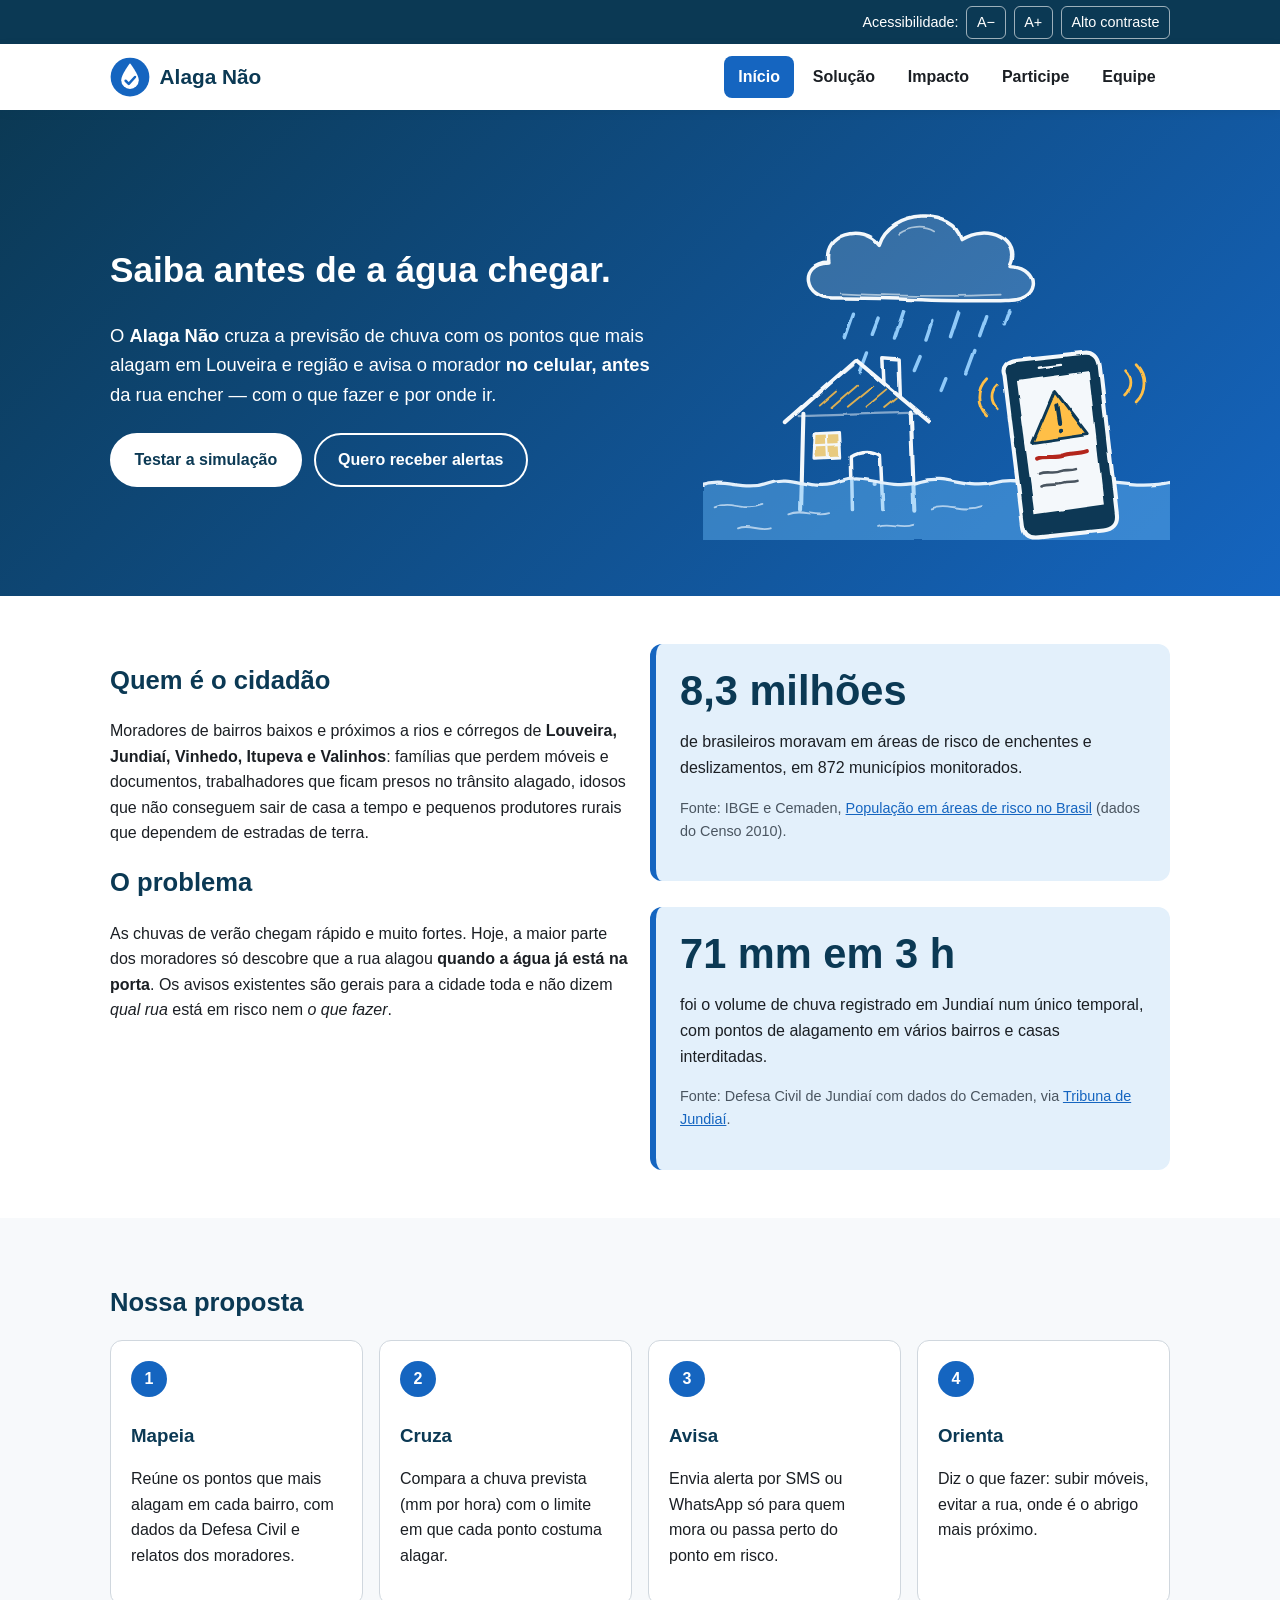
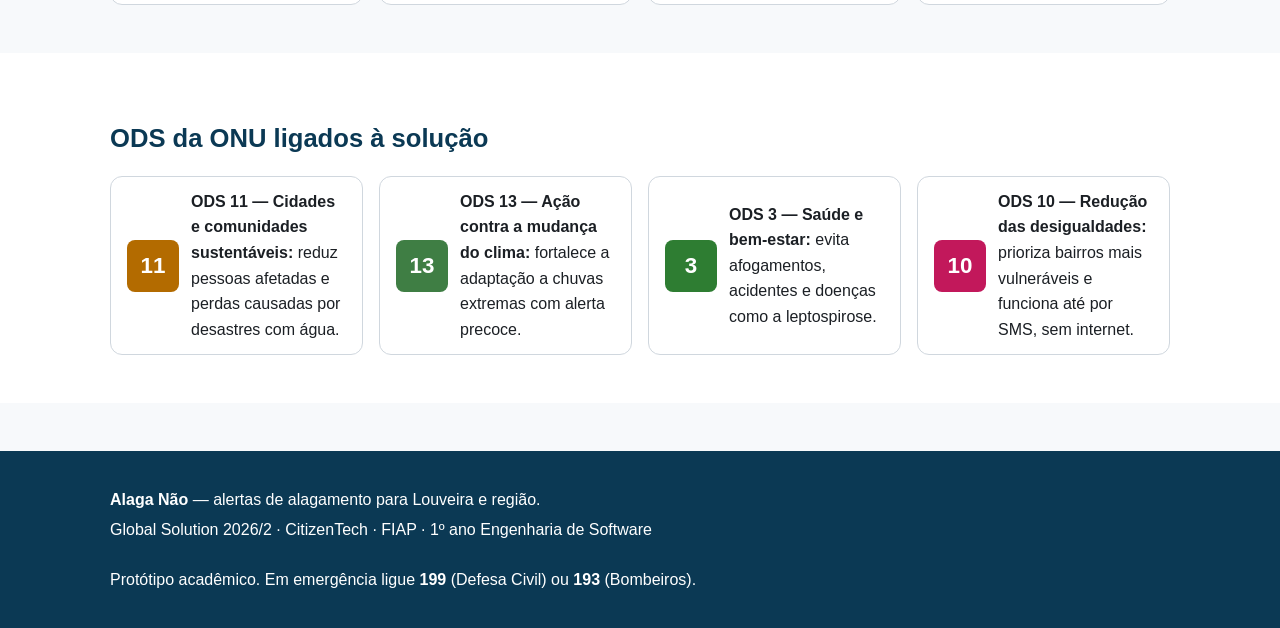
<file: alaga-nao/index.html>
<!DOCTYPE html>
<html lang="pt-BR">
<head>
  <meta charset="UTF-8">
  <meta name="viewport" content="width=device-width, initial-scale=1.0">
  <meta name="description" content="Alaga Não: alertas de alagamento por bairro para Louveira e região.">
  <title>Início | Alaga Não</title>
  <link rel="icon" href="img/logo.svg" type="image/svg+xml">
  <link rel="stylesheet" href="css/style.css">
</head>
<body>
  <a class="pular-link" href="#conteudo">Pular para o conteúdo</a>

  <div class="barra-acess" role="region" aria-label="Opções de acessibilidade">
    <div class="container">
      <span>Acessibilidade:</span>
      <button type="button" id="btn-fonte-menos" aria-label="Diminuir tamanho da fonte">A−</button>
      <button type="button" id="btn-fonte-mais" aria-label="Aumentar tamanho da fonte">A+</button>
      <button type="button" id="btn-contraste" aria-pressed="false">Alto contraste</button>
      <p id="aviso-acess" class="sr-only" aria-live="polite"></p>
    </div>
  </div>

  <header class="cabecalho">
    <div class="container">
      <a class="logo" href="index.html">
        <img src="img/logo.svg" alt="" width="40" height="40">
        <span>Alaga Não</span>
      </a>
      <button type="button" class="menu-botao" aria-expanded="false" aria-controls="menu-principal">Menu ☰</button>
      <nav class="menu" id="menu-principal" aria-label="Menu principal">
        <ul>
          <li><a href="index.html" aria-current="page">Início</a></li>
          <li><a href="solucao.html">Solução</a></li>
          <li><a href="impacto.html">Impacto</a></li>
          <li><a href="participe.html">Participe</a></li>
          <li><a href="equipe.html">Equipe</a></li>
        </ul>
      </nav>
    </div>
  </header>

  <main id="conteudo" tabindex="-1">
    <section class="hero" aria-labelledby="titulo-hero">
      <div class="container">
        <div>
          <h1 id="titulo-hero">Saiba antes de a água chegar.</h1>
          <p>O <strong>Alaga Não</strong> cruza a previsão de chuva com os pontos que mais alagam em Louveira e região e avisa o morador <strong>no celular, antes</strong> da rua encher — com o que fazer e por onde ir.</p>
          <div class="botoes">
            <a class="botao" href="solucao.html">Testar a simulação</a>
            <a class="botao botao--contorno" href="participe.html">Quero receber alertas</a>
          </div>
        </div>
        <img class="hero__imagem" src="img/hero.svg" alt="Ilustração de uma casa com a rua alagada sob chuva e um celular mostrando um alerta de risco.">
      </div>
    </section>

    <section class="secao secao--clara" aria-labelledby="titulo-cidadao">
      <div class="container grade grade--2">
        <div>
          <h2 id="titulo-cidadao">Quem é o cidadão</h2>
          <p>Moradores de bairros baixos e próximos a rios e córregos de <strong>Louveira, Jundiaí, Vinhedo, Itupeva e Valinhos</strong>: famílias que perdem móveis e documentos, trabalhadores que ficam presos no trânsito alagado, idosos que não conseguem sair de casa a tempo e pequenos produtores rurais que dependem de estradas de terra.</p>
          <h2>O problema</h2>
          <p>As chuvas de verão chegam rápido e muito fortes. Hoje, a maior parte dos moradores só descobre que a rua alagou <strong>quando a água já está na porta</strong>. Os avisos existentes são gerais para a cidade toda e não dizem <em>qual rua</em> está em risco nem <em>o que fazer</em>.</p>
        </div>
        <div>
          <div class="dado-real">
            <span class="numero">8,3 milhões</span>
            <p>de brasileiros moravam em áreas de risco de enchentes e deslizamentos, em 872 municípios monitorados.</p>
            <p class="fonte">Fonte: IBGE e Cemaden, <a href="https://agenciadenoticias.ibge.gov.br/agencia-sala-de-imprensa/21565-em-2010-brasil-tinha-8-3-milhoes-de-pessoas-morando-em-areas-com-risco-de-desastres-naturais.html" target="_blank" rel="noopener">População em áreas de risco no Brasil<span class="sr-only"> (abre em nova aba)</span></a> (dados do Censo 2010).</p>
          </div>
          <br>
          <div class="dado-real">
            <span class="numero">71 mm em 3 h</span>
            <p>foi o volume de chuva registrado em Jundiaí num único temporal, com pontos de alagamento em vários bairros e casas interditadas.</p>
            <p class="fonte">Fonte: Defesa Civil de Jundiaí com dados do Cemaden, via <a href="https://tribunadejundiai.com.br/cidades/jundiai/chuvas-derrubam-muro-e-deixa-familias-desabrigadas-em-jundiai/" target="_blank" rel="noopener">Tribuna de Jundiaí<span class="sr-only"> (abre em nova aba)</span></a>.</p>
          </div>
        </div>
      </div>
    </section>

    <section class="secao" aria-labelledby="titulo-proposta">
      <div class="container">
        <h2 id="titulo-proposta">Nossa proposta</h2>
        <ol class="passos">
          <li><h3>Mapeia</h3><p>Reúne os pontos que mais alagam em cada bairro, com dados da Defesa Civil e relatos dos moradores.</p></li>
          <li><h3>Cruza</h3><p>Compara a chuva prevista (mm por hora) com o limite em que cada ponto costuma alagar.</p></li>
          <li><h3>Avisa</h3><p>Envia alerta por SMS ou WhatsApp só para quem mora ou passa perto do ponto em risco.</p></li>
          <li><h3>Orienta</h3><p>Diz o que fazer: subir móveis, evitar a rua, onde é o abrigo mais próximo.</p></li>
        </ol>
      </div>
    </section>

    <section class="secao secao--clara" aria-labelledby="titulo-ods">
      <div class="container">
        <h2 id="titulo-ods">ODS da ONU ligados à solução</h2>
        <ul class="ods-lista">
          <li class="ods ods--11"><span class="ods__num" aria-hidden="true">11</span><span><strong>ODS 11 — Cidades e comunidades sustentáveis:</strong> reduz pessoas afetadas e perdas causadas por desastres com água.</span></li>
          <li class="ods ods--13"><span class="ods__num" aria-hidden="true">13</span><span><strong>ODS 13 — Ação contra a mudança do clima:</strong> fortalece a adaptação a chuvas extremas com alerta precoce.</span></li>
          <li class="ods ods--3"><span class="ods__num" aria-hidden="true">3</span><span><strong>ODS 3 — Saúde e bem-estar:</strong> evita afogamentos, acidentes e doenças como a leptospirose.</span></li>
          <li class="ods ods--10"><span class="ods__num" aria-hidden="true">10</span><span><strong>ODS 10 — Redução das desigualdades:</strong> prioriza bairros mais vulneráveis e funciona até por SMS, sem internet.</span></li>
        </ul>
      </div>
    </section>

  </main>

  <footer class="rodape">
    <div class="container">
      <div>
        <p><strong>Alaga Não</strong> — alertas de alagamento para Louveira e região.</p>
        <p>Global Solution 2026/2 · CitizenTech · FIAP · 1º ano Engenharia de Software</p>
      </div>
      <div>
        <p>Protótipo acadêmico. Em emergência ligue <strong>199</strong> (Defesa Civil) ou <strong>193</strong> (Bombeiros).</p>
      </div>
    </div>
  </footer>

  <script src="js/acessibilidade.js"></script>
</body>
</html>
</file>
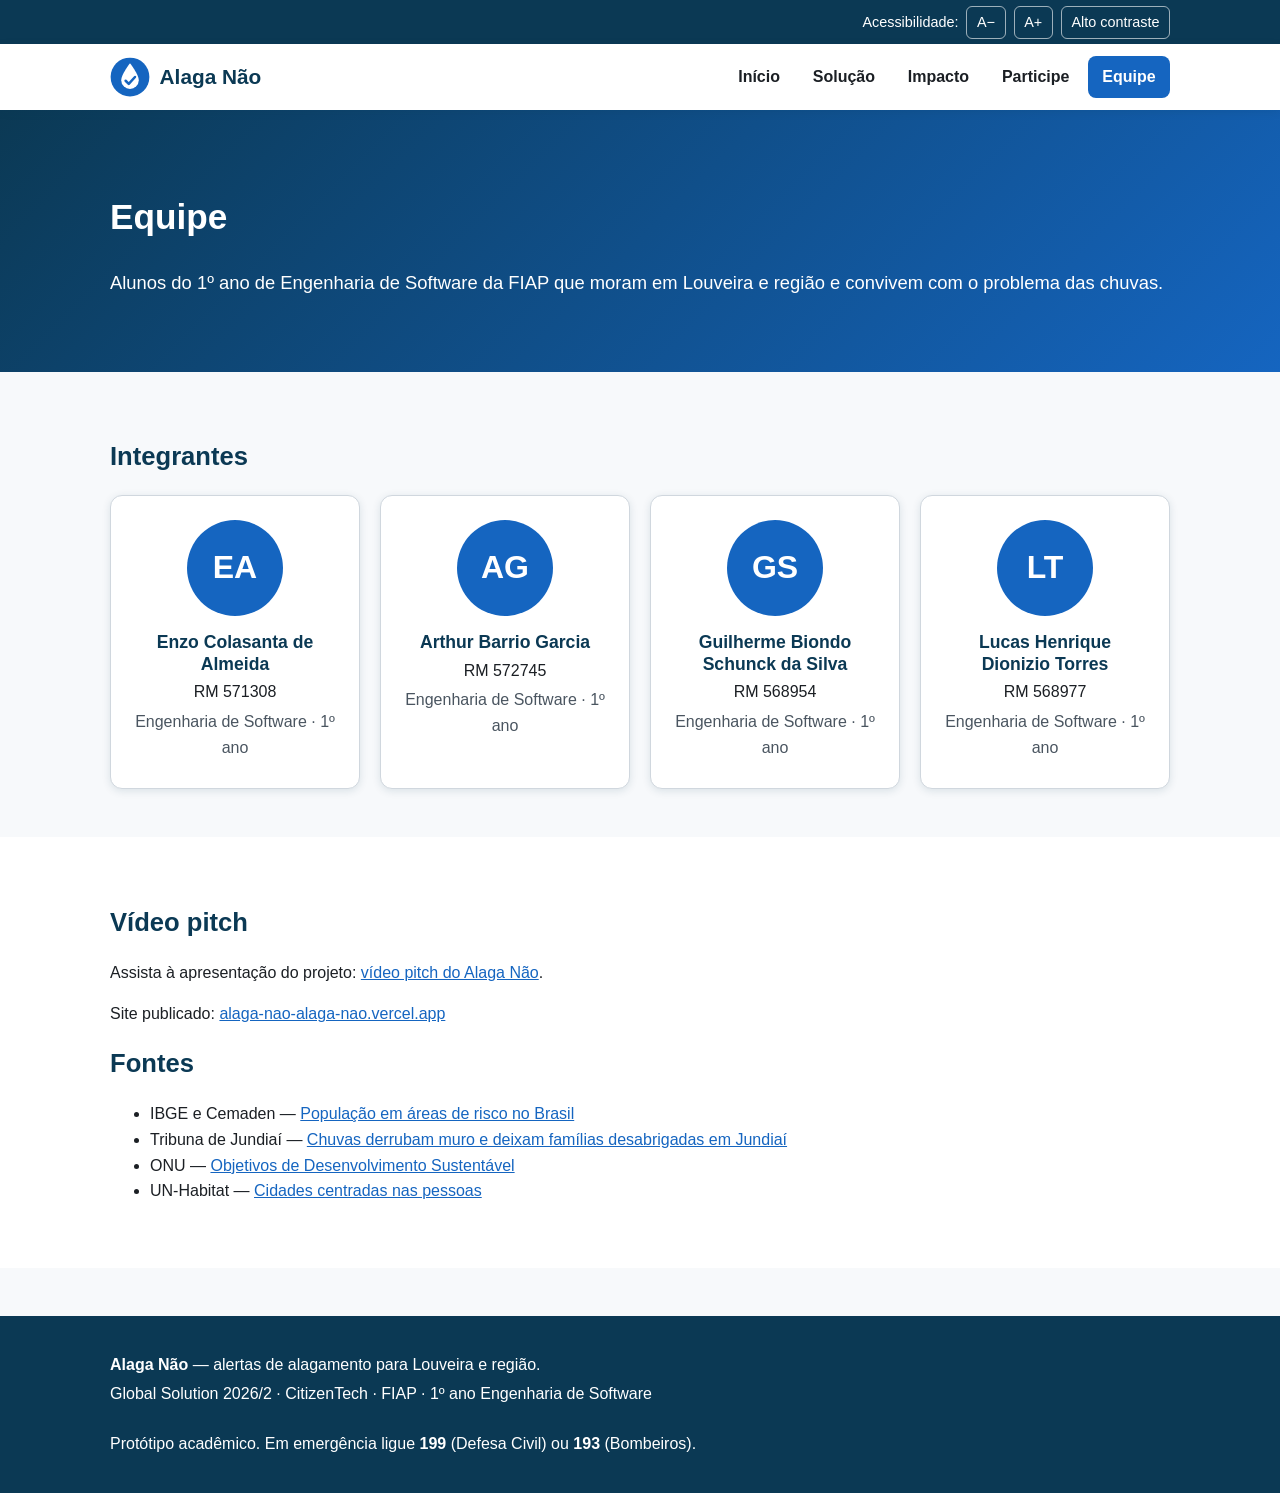
<file: alaga-nao/equipe.html>
<!DOCTYPE html>
<html lang="pt-BR">
<head>
  <meta charset="UTF-8">
  <meta name="viewport" content="width=device-width, initial-scale=1.0">
  <meta name="description" content="Integrantes do grupo Alaga Não.">
  <title>Equipe | Alaga Não</title>
  <link rel="icon" href="img/logo.svg" type="image/svg+xml">
  <link rel="stylesheet" href="css/style.css">
</head>
<body>
  <a class="pular-link" href="#conteudo">Pular para o conteúdo</a>

  <div class="barra-acess" role="region" aria-label="Opções de acessibilidade">
    <div class="container">
      <span>Acessibilidade:</span>
      <button type="button" id="btn-fonte-menos" aria-label="Diminuir tamanho da fonte">A−</button>
      <button type="button" id="btn-fonte-mais" aria-label="Aumentar tamanho da fonte">A+</button>
      <button type="button" id="btn-contraste" aria-pressed="false">Alto contraste</button>
      <p id="aviso-acess" class="sr-only" aria-live="polite"></p>
    </div>
  </div>

  <header class="cabecalho">
    <div class="container">
      <a class="logo" href="index.html">
        <img src="img/logo.svg" alt="" width="40" height="40">
        <span>Alaga Não</span>
      </a>
      <button type="button" class="menu-botao" aria-expanded="false" aria-controls="menu-principal">Menu ☰</button>
      <nav class="menu" id="menu-principal" aria-label="Menu principal">
        <ul>
          <li><a href="index.html">Início</a></li>
          <li><a href="solucao.html">Solução</a></li>
          <li><a href="impacto.html">Impacto</a></li>
          <li><a href="participe.html">Participe</a></li>
          <li><a href="equipe.html" aria-current="page">Equipe</a></li>
        </ul>
      </nav>
    </div>
  </header>

  <main id="conteudo" tabindex="-1">
    <section class="hero hero--simples" aria-labelledby="titulo-eq">
      <div class="container">
        <div>
          <h1 id="titulo-eq">Equipe</h1>
          <p>Alunos do 1º ano de Engenharia de Software da FIAP que moram em Louveira e região e convivem com o problema das chuvas.</p>
        </div>
      </div>
    </section>

    <section class="secao" aria-labelledby="titulo-int">
      <div class="container">
        <h2 id="titulo-int">Integrantes</h2>
        <div class="grade grade--4">
          <article class="cartao membro">
            <div class="avatar" aria-hidden="true">EA</div>
            <h3>Enzo Colasanta de Almeida</h3>
            <p>RM 571308</p>
            <p class="texto-suave">Engenharia de Software · 1º ano</p>
          </article>
          <article class="cartao membro">
            <div class="avatar" aria-hidden="true">AG</div>
            <h3>Arthur Barrio Garcia</h3>
            <p>RM 572745</p>
            <p class="texto-suave">Engenharia de Software · 1º ano</p>
          </article>
          <article class="cartao membro">
            <div class="avatar" aria-hidden="true">GS</div>
            <h3>Guilherme Biondo Schunck da Silva</h3>
            <p>RM 568954</p>
            <p class="texto-suave">Engenharia de Software · 1º ano</p>
          </article>
          <article class="cartao membro">
            <div class="avatar" aria-hidden="true">LT</div>
            <h3>Lucas Henrique Dionizio Torres</h3>
            <p>RM 568977</p>
            <p class="texto-suave">Engenharia de Software · 1º ano</p>
          </article>
        </div>
      </div>
    </section>

    <section class="secao secao--clara" aria-labelledby="titulo-pitch">
      <div class="container">
        <h2 id="titulo-pitch">Vídeo pitch</h2>
        <p>Assista à apresentação do projeto: <a href="https://youtu.be/k6MMAmPnBCo" target="_blank" rel="noopener">vídeo pitch do Alaga Não<span class="sr-only"> (abre em nova aba)</span></a>.</p>
        <p>Site publicado: <a href="https://alaga-nao-alaga-nao.vercel.app/" target="_blank" rel="noopener">alaga-nao-alaga-nao.vercel.app<span class="sr-only"> (abre em nova aba)</span></a></p>
        <h2>Fontes</h2>
        <ul>
          <li>IBGE e Cemaden — <a href="https://agenciadenoticias.ibge.gov.br/agencia-sala-de-imprensa/21565-em-2010-brasil-tinha-8-3-milhoes-de-pessoas-morando-em-areas-com-risco-de-desastres-naturais.html" target="_blank" rel="noopener">População em áreas de risco no Brasil<span class="sr-only"> (abre em nova aba)</span></a></li>
          <li>Tribuna de Jundiaí — <a href="https://tribunadejundiai.com.br/cidades/jundiai/chuvas-derrubam-muro-e-deixa-familias-desabrigadas-em-jundiai/" target="_blank" rel="noopener">Chuvas derrubam muro e deixam famílias desabrigadas em Jundiaí<span class="sr-only"> (abre em nova aba)</span></a></li>
          <li>ONU — <a href="https://sdgs.un.org/goals" target="_blank" rel="noopener">Objetivos de Desenvolvimento Sustentável<span class="sr-only"> (abre em nova aba)</span></a></li>
          <li>UN-Habitat — <a href="https://unhabitat.org" target="_blank" rel="noopener">Cidades centradas nas pessoas<span class="sr-only"> (abre em nova aba)</span></a></li>
        </ul>
      </div>
    </section>

  </main>

  <footer class="rodape">
    <div class="container">
      <div>
        <p><strong>Alaga Não</strong> — alertas de alagamento para Louveira e região.</p>
        <p>Global Solution 2026/2 · CitizenTech · FIAP · 1º ano Engenharia de Software</p>
      </div>
      <div>
        <p>Protótipo acadêmico. Em emergência ligue <strong>199</strong> (Defesa Civil) ou <strong>193</strong> (Bombeiros).</p>
      </div>
    </div>
  </footer>

  <script src="js/acessibilidade.js"></script>
</body>
</html>
</file>
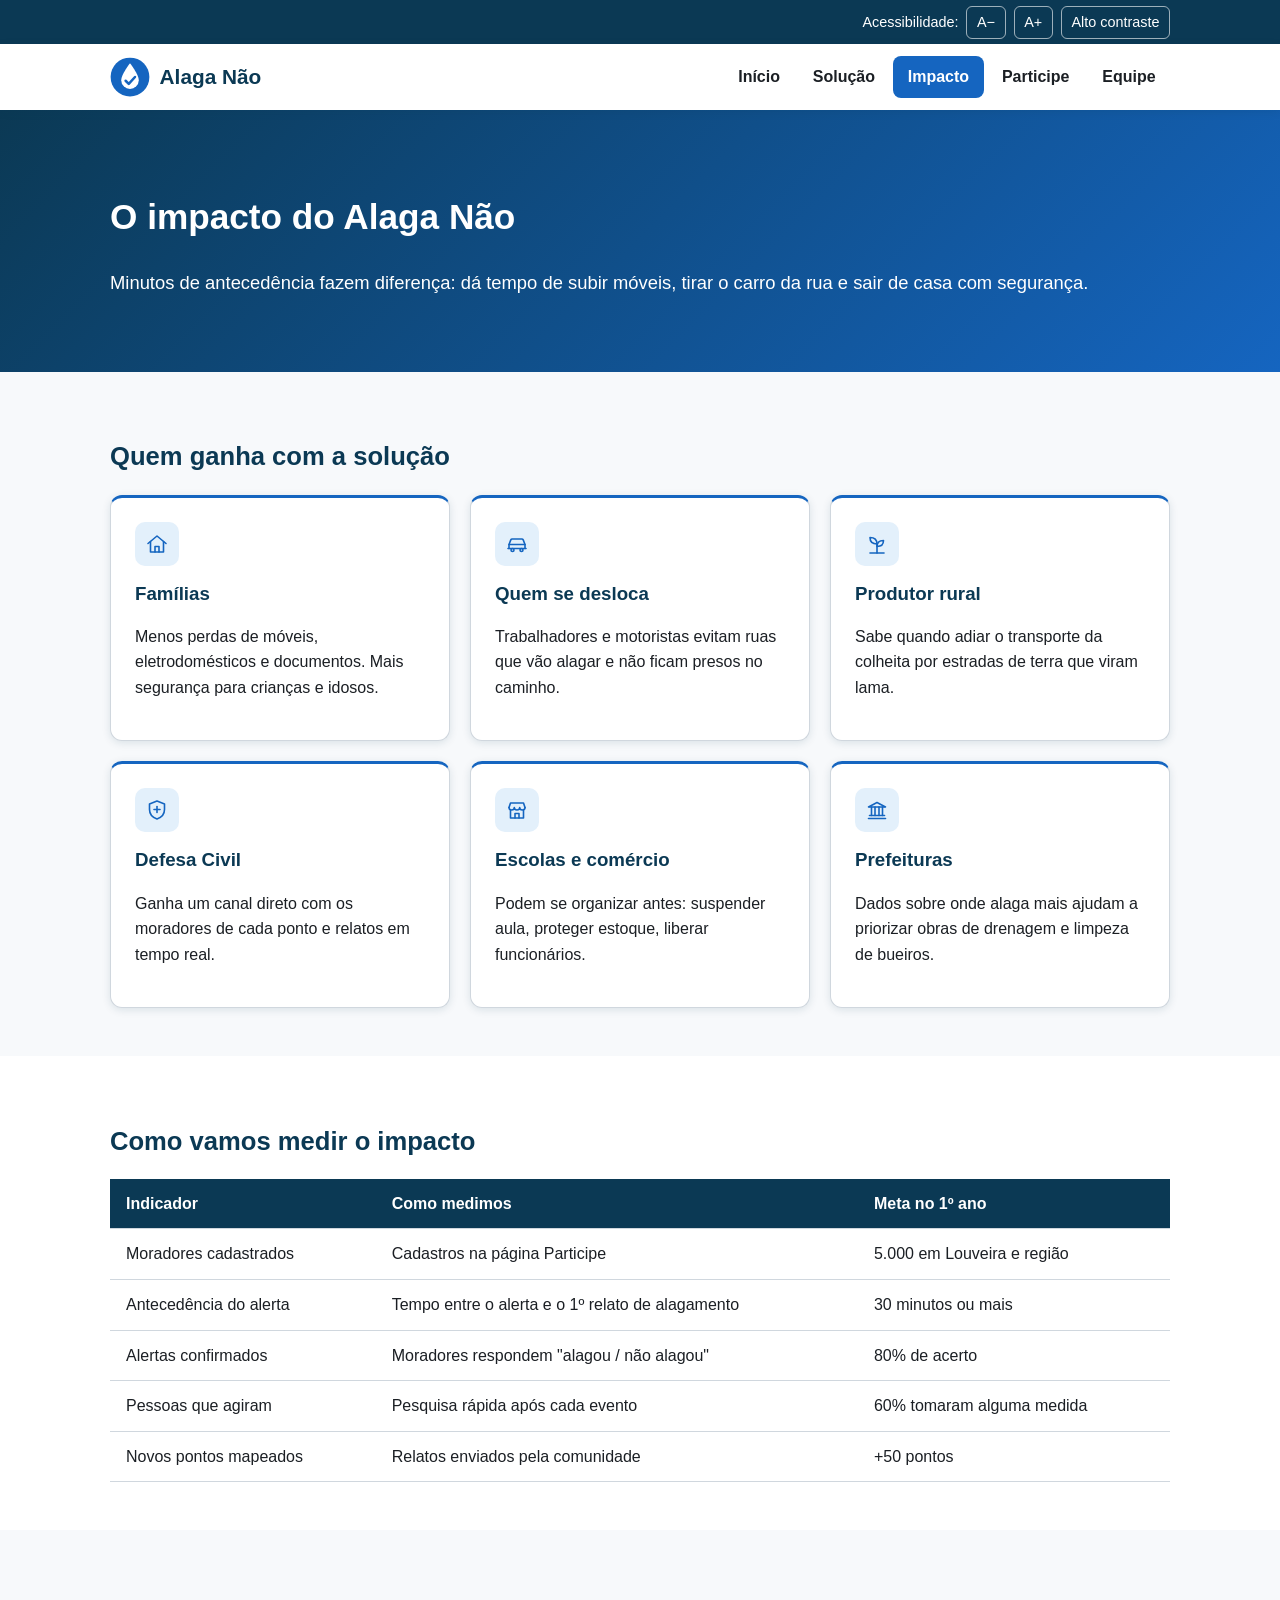
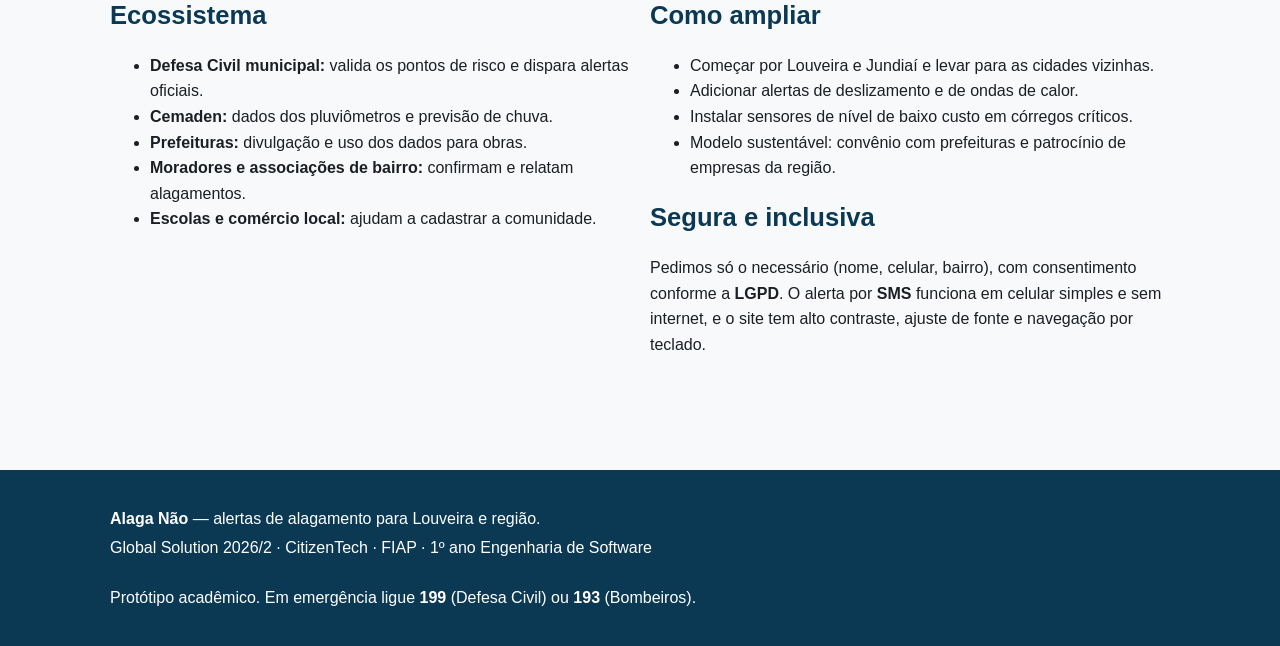
<file: alaga-nao/impacto.html>
<!DOCTYPE html>
<html lang="pt-BR">
<head>
  <meta charset="UTF-8">
  <meta name="viewport" content="width=device-width, initial-scale=1.0">
  <meta name="description" content="Quem ganha com o Alaga Não, como o impacto é medido e ampliado.">
  <title>Impacto | Alaga Não</title>
  <link rel="icon" href="img/logo.svg" type="image/svg+xml">
  <link rel="stylesheet" href="css/style.css">
</head>
<body>
  <a class="pular-link" href="#conteudo">Pular para o conteúdo</a>

  <div class="barra-acess" role="region" aria-label="Opções de acessibilidade">
    <div class="container">
      <span>Acessibilidade:</span>
      <button type="button" id="btn-fonte-menos" aria-label="Diminuir tamanho da fonte">A−</button>
      <button type="button" id="btn-fonte-mais" aria-label="Aumentar tamanho da fonte">A+</button>
      <button type="button" id="btn-contraste" aria-pressed="false">Alto contraste</button>
      <p id="aviso-acess" class="sr-only" aria-live="polite"></p>
    </div>
  </div>

  <header class="cabecalho">
    <div class="container">
      <a class="logo" href="index.html">
        <img src="img/logo.svg" alt="" width="40" height="40">
        <span>Alaga Não</span>
      </a>
      <button type="button" class="menu-botao" aria-expanded="false" aria-controls="menu-principal">Menu ☰</button>
      <nav class="menu" id="menu-principal" aria-label="Menu principal">
        <ul>
          <li><a href="index.html">Início</a></li>
          <li><a href="solucao.html">Solução</a></li>
          <li><a href="impacto.html" aria-current="page">Impacto</a></li>
          <li><a href="participe.html">Participe</a></li>
          <li><a href="equipe.html">Equipe</a></li>
        </ul>
      </nav>
    </div>
  </header>

  <main id="conteudo" tabindex="-1">
    <section class="hero hero--simples" aria-labelledby="titulo-imp">
      <div class="container">
        <div>
          <h1 id="titulo-imp">O impacto do Alaga Não</h1>
          <p>Minutos de antecedência fazem diferença: dá tempo de subir móveis, tirar o carro da rua e sair de casa com segurança.</p>
        </div>
      </div>
    </section>

    <section class="secao" aria-labelledby="titulo-quem">
      <div class="container">
        <h2 id="titulo-quem">Quem ganha com a solução</h2>
        <div class="grade">
          <article class="cartao cartao--publico">
            <span class="cartao__icone" aria-hidden="true">
              <svg viewBox="0 0 24 24"><path d="M3 11.5 12 4l9 7.5"/><path d="M5.5 9.5V20h13V9.5"/><path d="M10 20v-5.5h4V20"/></svg>
            </span>
            <h3>Famílias</h3><p>Menos perdas de móveis, eletrodomésticos e documentos. Mais segurança para crianças e idosos.</p>
          </article>
          <article class="cartao cartao--publico">
            <span class="cartao__icone" aria-hidden="true">
              <svg viewBox="0 0 24 24"><path d="M4 16.5v-4l1.8-4.6A1.5 1.5 0 0 1 7.2 7h9.6a1.5 1.5 0 0 1 1.4.9l1.8 4.6v4"/><path d="M3 16.5h18"/><path d="M4 12.5h16"/><circle cx="7.5" cy="18" r="1.5"/><circle cx="16.5" cy="18" r="1.5"/></svg>
            </span>
            <h3>Quem se desloca</h3><p>Trabalhadores e motoristas evitam ruas que vão alagar e não ficam presos no caminho.</p>
          </article>
          <article class="cartao cartao--publico">
            <span class="cartao__icone" aria-hidden="true">
              <svg viewBox="0 0 24 24"><path d="M12 21v-9"/><path d="M12 12C12 8 9.5 5.5 5 5.5c0 4.5 2.5 6.5 7 6.5Z"/><path d="M12 14.5c0-3.5 2.2-6 6.5-6 0 4-2.2 6-6.5 6Z"/><path d="M5 21h14"/></svg>
            </span>
            <h3>Produtor rural</h3><p>Sabe quando adiar o transporte da colheita por estradas de terra que viram lama.</p>
          </article>
          <article class="cartao cartao--publico">
            <span class="cartao__icone" aria-hidden="true">
              <svg viewBox="0 0 24 24"><path d="M12 3 4.5 6v5.5c0 4.5 3.2 8 7.5 9.5 4.3-1.5 7.5-5 7.5-9.5V6Z"/><path d="M12 8.5v6"/><path d="M9 11.5h6"/></svg>
            </span>
            <h3>Defesa Civil</h3><p>Ganha um canal direto com os moradores de cada ponto e relatos em tempo real.</p>
          </article>
          <article class="cartao cartao--publico">
            <span class="cartao__icone" aria-hidden="true">
              <svg viewBox="0 0 24 24"><path d="M4 9.5 5.5 5h13L20 9.5"/><path d="M4 9.5c0 1.4 1.1 2.5 2.7 2.5s2.6-1.1 2.6-2.5c0 1.4 1.2 2.5 2.7 2.5s2.7-1.1 2.7-2.5c0 1.4 1 2.5 2.6 2.5S20 10.9 20 9.5"/><path d="M5.5 12v8h13v-8"/><path d="M10 20v-4.5h4V20"/></svg>
            </span>
            <h3>Escolas e comércio</h3><p>Podem se organizar antes: suspender aula, proteger estoque, liberar funcionários.</p>
          </article>
          <article class="cartao cartao--publico">
            <span class="cartao__icone" aria-hidden="true">
              <svg viewBox="0 0 24 24"><path d="M3.5 9 12 4.5 20.5 9"/><path d="M4.5 9h15"/><path d="M6.5 9v8.5"/><path d="M10 9v8.5"/><path d="M14 9v8.5"/><path d="M17.5 9v8.5"/><path d="M3.5 20.5h17"/><path d="M4.5 17.5h15"/></svg>
            </span>
            <h3>Prefeituras</h3><p>Dados sobre onde alaga mais ajudam a priorizar obras de drenagem e limpeza de bueiros.</p>
          </article>
        </div>
      </div>
    </section>

    <section class="secao secao--clara" aria-labelledby="titulo-medir">
      <div class="container">
        <h2 id="titulo-medir">Como vamos medir o impacto</h2>
        <div class="tabela-wrap">
          <table>
            <caption class="sr-only">Indicadores de impacto e metas do primeiro ano</caption>
            <thead>
              <tr><th scope="col">Indicador</th><th scope="col">Como medimos</th><th scope="col">Meta no 1º ano</th></tr>
            </thead>
            <tbody>
              <tr><td>Moradores cadastrados</td><td>Cadastros na página Participe</td><td>5.000 em Louveira e região</td></tr>
              <tr><td>Antecedência do alerta</td><td>Tempo entre o alerta e o 1º relato de alagamento</td><td>30 minutos ou mais</td></tr>
              <tr><td>Alertas confirmados</td><td>Moradores respondem "alagou / não alagou"</td><td>80% de acerto</td></tr>
              <tr><td>Pessoas que agiram</td><td>Pesquisa rápida após cada evento</td><td>60% tomaram alguma medida</td></tr>
              <tr><td>Novos pontos mapeados</td><td>Relatos enviados pela comunidade</td><td>+50 pontos</td></tr>
            </tbody>
          </table>
        </div>
      </div>
    </section>

    <section class="secao" aria-labelledby="titulo-eco">
      <div class="container grade grade--2">
        <div>
          <h2 id="titulo-eco">Ecossistema</h2>
          <ul>
            <li><strong>Defesa Civil municipal:</strong> valida os pontos de risco e dispara alertas oficiais.</li>
            <li><strong>Cemaden:</strong> dados dos pluviômetros e previsão de chuva.</li>
            <li><strong>Prefeituras:</strong> divulgação e uso dos dados para obras.</li>
            <li><strong>Moradores e associações de bairro:</strong> confirmam e relatam alagamentos.</li>
            <li><strong>Escolas e comércio local:</strong> ajudam a cadastrar a comunidade.</li>
          </ul>
        </div>
        <div>
          <h2>Como ampliar</h2>
          <ul>
            <li>Começar por Louveira e Jundiaí e levar para as cidades vizinhas.</li>
            <li>Adicionar alertas de deslizamento e de ondas de calor.</li>
            <li>Instalar sensores de nível de baixo custo em córregos críticos.</li>
            <li>Modelo sustentável: convênio com prefeituras e patrocínio de empresas da região.</li>
          </ul>
          <h2>Segura e inclusiva</h2>
          <p>Pedimos só o necessário (nome, celular, bairro), com consentimento conforme a <strong>LGPD</strong>. O alerta por <strong>SMS</strong> funciona em celular simples e sem internet, e o site tem alto contraste, ajuste de fonte e navegação por teclado.</p>
        </div>
      </div>
    </section>

  </main>

  <footer class="rodape">
    <div class="container">
      <div>
        <p><strong>Alaga Não</strong> — alertas de alagamento para Louveira e região.</p>
        <p>Global Solution 2026/2 · CitizenTech · FIAP · 1º ano Engenharia de Software</p>
      </div>
      <div>
        <p>Protótipo acadêmico. Em emergência ligue <strong>199</strong> (Defesa Civil) ou <strong>193</strong> (Bombeiros).</p>
      </div>
    </div>
  </footer>

  <script src="js/acessibilidade.js"></script>
</body>
</html>
</file>
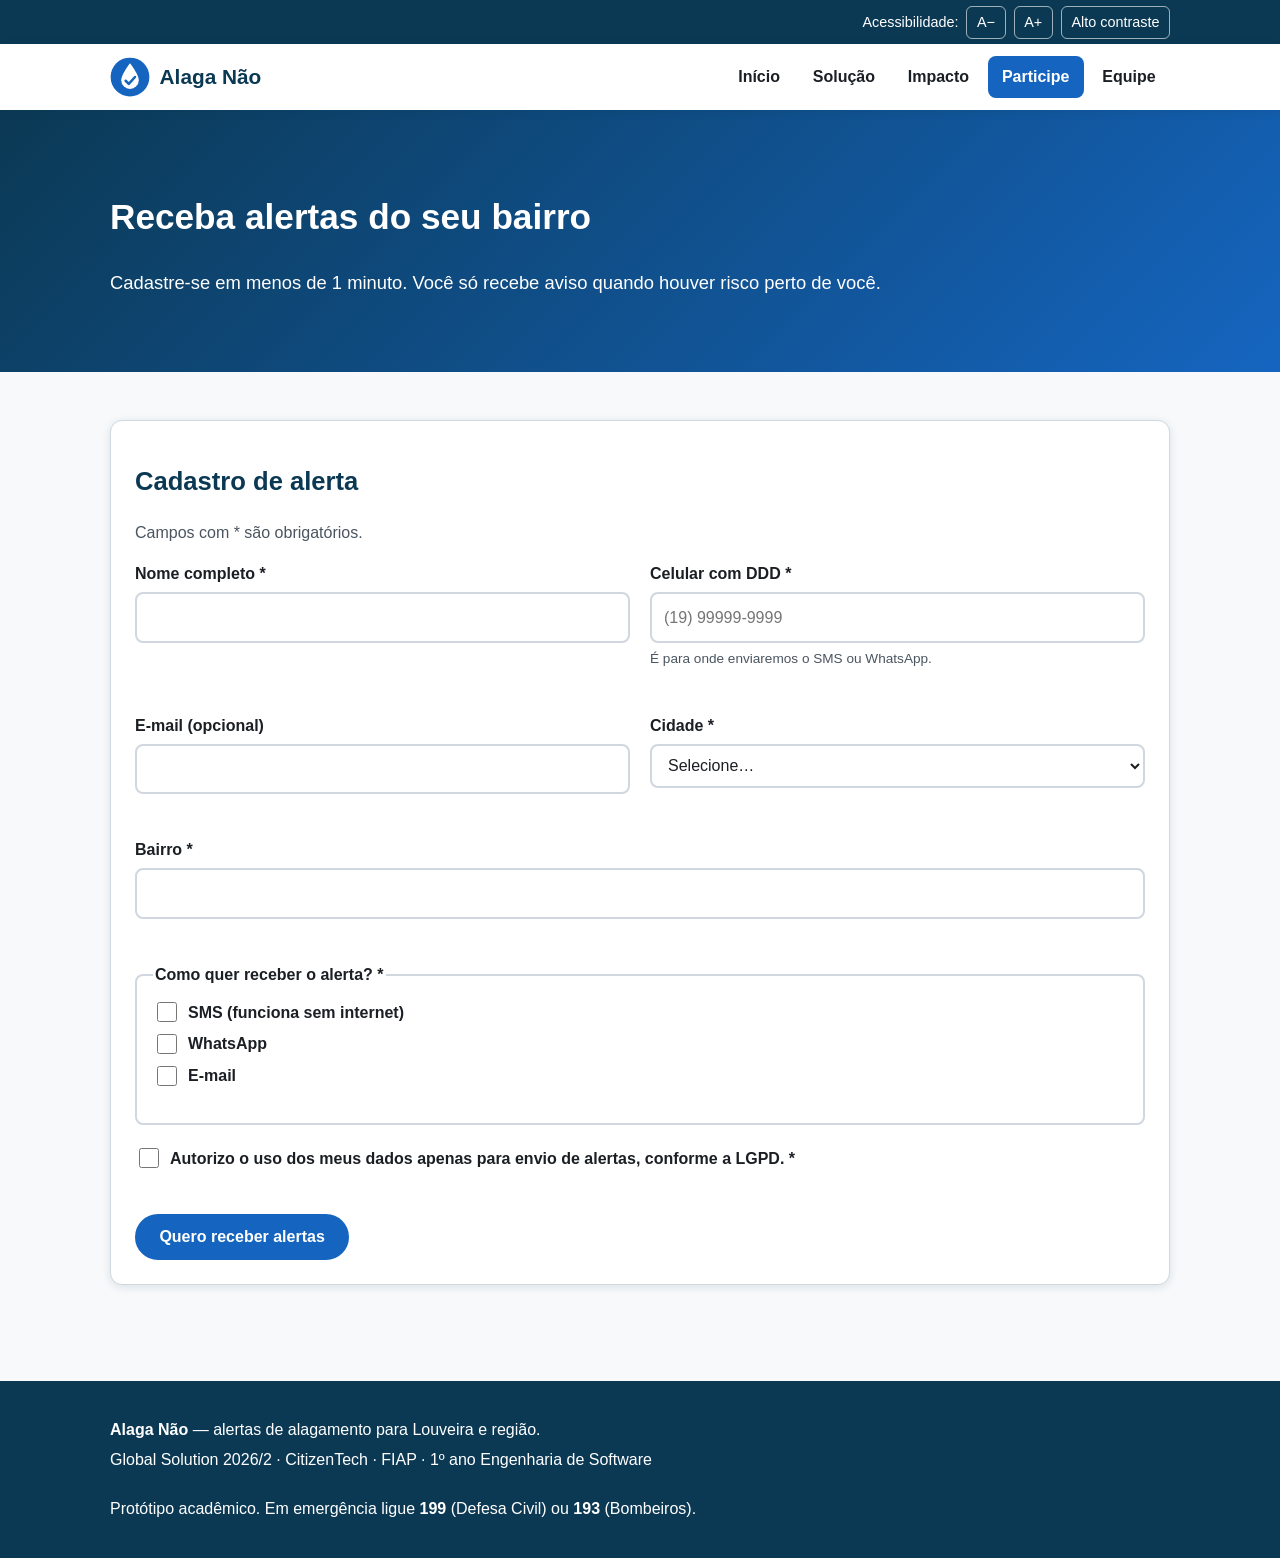
<file: alaga-nao/participe.html>
<!DOCTYPE html>
<html lang="pt-BR">
<head>
  <meta charset="UTF-8">
  <meta name="viewport" content="width=device-width, initial-scale=1.0">
  <meta name="description" content="Cadastre-se para receber alertas de alagamento do seu bairro.">
  <title>Participe | Alaga Não</title>
  <link rel="icon" href="img/logo.svg" type="image/svg+xml">
  <link rel="stylesheet" href="css/style.css">
</head>
<body>
  <a class="pular-link" href="#conteudo">Pular para o conteúdo</a>

  <div class="barra-acess" role="region" aria-label="Opções de acessibilidade">
    <div class="container">
      <span>Acessibilidade:</span>
      <button type="button" id="btn-fonte-menos" aria-label="Diminuir tamanho da fonte">A−</button>
      <button type="button" id="btn-fonte-mais" aria-label="Aumentar tamanho da fonte">A+</button>
      <button type="button" id="btn-contraste" aria-pressed="false">Alto contraste</button>
      <p id="aviso-acess" class="sr-only" aria-live="polite"></p>
    </div>
  </div>

  <header class="cabecalho">
    <div class="container">
      <a class="logo" href="index.html">
        <img src="img/logo.svg" alt="" width="40" height="40">
        <span>Alaga Não</span>
      </a>
      <button type="button" class="menu-botao" aria-expanded="false" aria-controls="menu-principal">Menu ☰</button>
      <nav class="menu" id="menu-principal" aria-label="Menu principal">
        <ul>
          <li><a href="index.html">Início</a></li>
          <li><a href="solucao.html">Solução</a></li>
          <li><a href="impacto.html">Impacto</a></li>
          <li><a href="participe.html" aria-current="page">Participe</a></li>
          <li><a href="equipe.html">Equipe</a></li>
        </ul>
      </nav>
    </div>
  </header>

  <main id="conteudo" tabindex="-1">
    <section class="hero hero--simples" aria-labelledby="titulo-part">
      <div class="container">
        <div>
          <h1 id="titulo-part">Receba alertas do seu bairro</h1>
          <p>Cadastre-se em menos de 1 minuto. Você só recebe aviso quando houver risco perto de você.</p>
        </div>
      </div>
    </section>

    <section class="secao" aria-labelledby="titulo-form">
      <div class="container">
        <div class="painel">
          <h2 id="titulo-form">Cadastro de alerta</h2>
          <p class="texto-suave">Campos com * são obrigatórios.</p>
          <form id="form-alerta" class="formulario" novalidate>
            <div class="campo">
              <label for="nome">Nome completo *</label>
              <input type="text" id="nome" name="nome" autocomplete="name" required aria-describedby="erro-nome">
              <span class="erro" id="erro-nome"></span>
            </div>
            <div class="campo">
              <label for="celular">Celular com DDD *</label>
              <input type="tel" id="celular" name="celular" autocomplete="tel" inputmode="numeric" placeholder="(19) 99999-9999" required aria-describedby="dica-celular erro-celular">
              <span class="dica-campo" id="dica-celular">É para onde enviaremos o SMS ou WhatsApp.</span>
              <span class="erro" id="erro-celular"></span>
            </div>
            <div class="campo">
              <label for="email">E-mail (opcional)</label>
              <input type="email" id="email" name="email" autocomplete="email" aria-describedby="erro-email">
              <span class="erro" id="erro-email"></span>
            </div>
            <div class="campo">
              <label for="cidade-form">Cidade *</label>
              <select id="cidade-form" name="cidade" required aria-describedby="erro-cidade-form">
                <option value="">Selecione…</option>
                <option>Itupeva</option>
                <option>Jundiaí</option>
                <option>Louveira</option>
                <option>Valinhos</option>
                <option>Vinhedo</option>
              </select>
              <span class="erro" id="erro-cidade-form"></span>
            </div>
            <div class="campo campo--inteiro">
              <label for="bairro">Bairro *</label>
              <input type="text" id="bairro" name="bairro" required aria-describedby="erro-bairro">
              <span class="erro" id="erro-bairro"></span>
            </div>
            <fieldset class="campo campo--inteiro" id="grupo-canais" aria-describedby="erro-canais">
              <legend>Como quer receber o alerta? *</legend>
              <label class="opcao"><input type="checkbox" name="canal" value="sms"> SMS (funciona sem internet)</label>
              <label class="opcao"><input type="checkbox" name="canal" value="whatsapp"> WhatsApp</label>
              <label class="opcao"><input type="checkbox" name="canal" value="email"> E-mail</label>
              <span class="erro" id="erro-canais"></span>
            </fieldset>
            <div class="campo campo--inteiro">
              <label class="opcao" for="aceite"><input type="checkbox" id="aceite" name="aceite" aria-describedby="erro-aceite"> Autorizo o uso dos meus dados apenas para envio de alertas, conforme a LGPD. *</label>
              <span class="erro" id="erro-aceite"></span>
            </div>
            <div class="campo--inteiro">
              <button type="submit" class="botao">Quero receber alertas</button>
            </div>
            <p id="msg-form" class="msg-form" role="status" aria-live="polite" tabindex="-1"></p>
          </form>
        </div>
      </div>
    </section>

  </main>

  <footer class="rodape">
    <div class="container">
      <div>
        <p><strong>Alaga Não</strong> — alertas de alagamento para Louveira e região.</p>
        <p>Global Solution 2026/2 · CitizenTech · FIAP · 1º ano Engenharia de Software</p>
      </div>
      <div>
        <p>Protótipo acadêmico. Em emergência ligue <strong>199</strong> (Defesa Civil) ou <strong>193</strong> (Bombeiros).</p>
      </div>
    </div>
  </footer>

  <script src="js/acessibilidade.js"></script>
  <script src="js/formulario.js"></script>
</body>
</html>
</file>
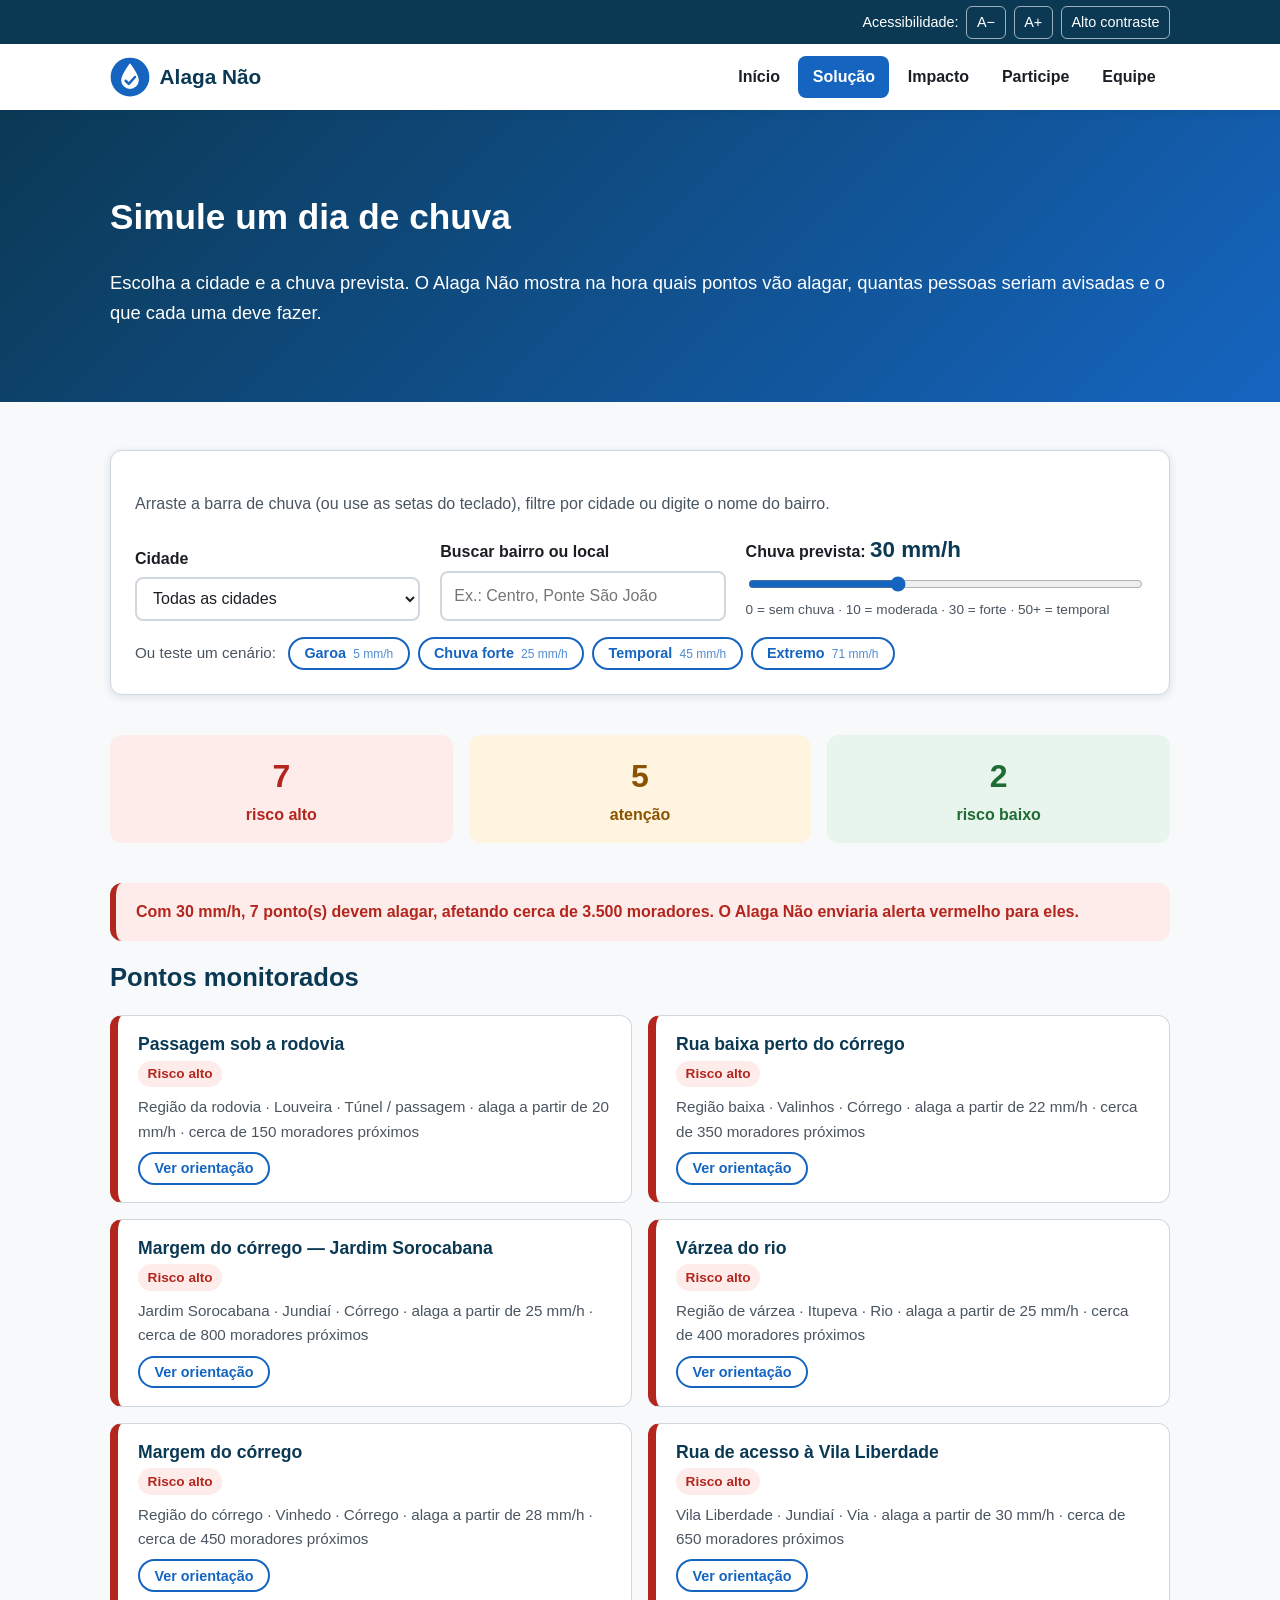
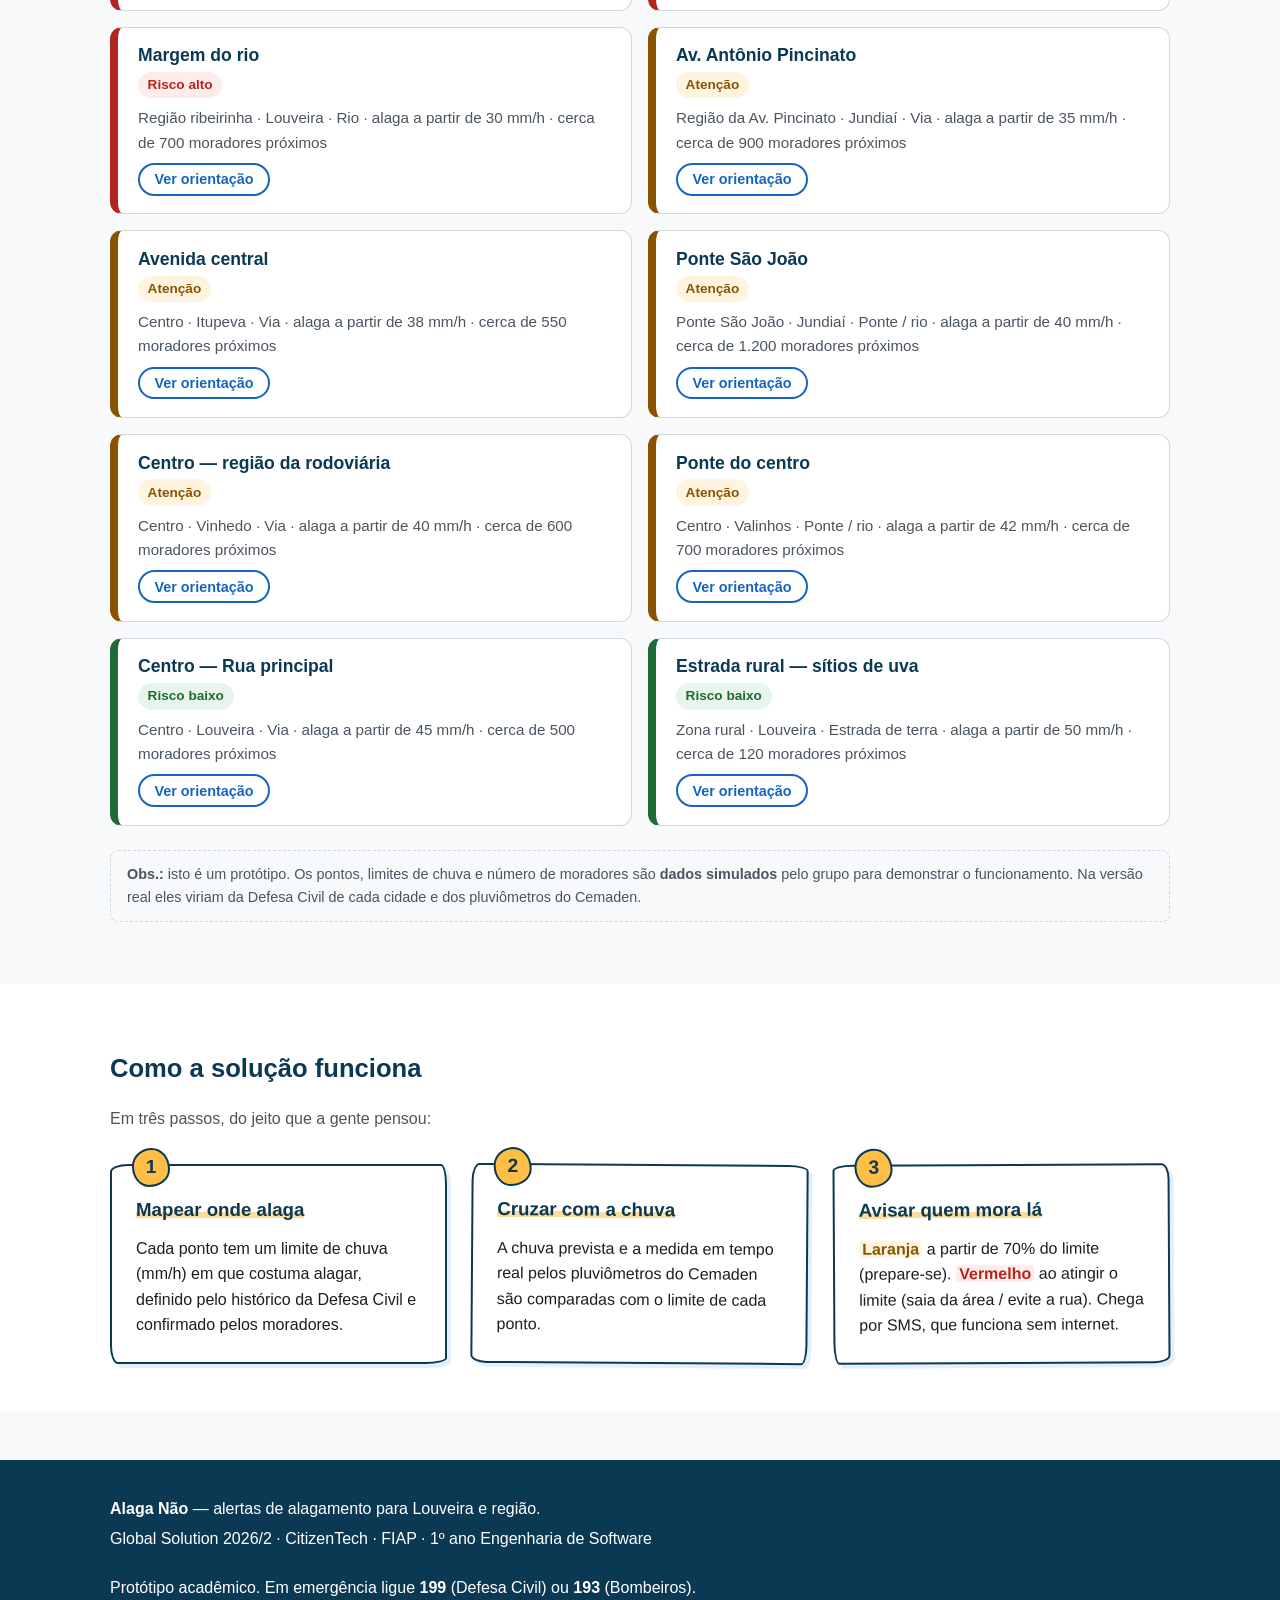
<file: alaga-nao/solucao.html>
<!DOCTYPE html>
<html lang="pt-BR">
<head>
  <meta charset="UTF-8">
  <meta name="viewport" content="width=device-width, initial-scale=1.0">
  <meta name="description" content="Simulação interativa do risco de alagamento por bairro.">
  <title>Solução | Alaga Não</title>
  <link rel="icon" href="img/logo.svg" type="image/svg+xml">
  <link rel="stylesheet" href="css/style.css">
</head>
<body>
  <a class="pular-link" href="#conteudo">Pular para o conteúdo</a>

  <div class="barra-acess" role="region" aria-label="Opções de acessibilidade">
    <div class="container">
      <span>Acessibilidade:</span>
      <button type="button" id="btn-fonte-menos" aria-label="Diminuir tamanho da fonte">A−</button>
      <button type="button" id="btn-fonte-mais" aria-label="Aumentar tamanho da fonte">A+</button>
      <button type="button" id="btn-contraste" aria-pressed="false">Alto contraste</button>
      <p id="aviso-acess" class="sr-only" aria-live="polite"></p>
    </div>
  </div>

  <header class="cabecalho">
    <div class="container">
      <a class="logo" href="index.html">
        <img src="img/logo.svg" alt="" width="40" height="40">
        <span>Alaga Não</span>
      </a>
      <button type="button" class="menu-botao" aria-expanded="false" aria-controls="menu-principal">Menu ☰</button>
      <nav class="menu" id="menu-principal" aria-label="Menu principal">
        <ul>
          <li><a href="index.html">Início</a></li>
          <li><a href="solucao.html" aria-current="page">Solução</a></li>
          <li><a href="impacto.html">Impacto</a></li>
          <li><a href="participe.html">Participe</a></li>
          <li><a href="equipe.html">Equipe</a></li>
        </ul>
      </nav>
    </div>
  </header>

  <main id="conteudo" tabindex="-1">
    <section class="hero hero--simples" aria-labelledby="titulo-sol">
      <div class="container">
        <div>
          <h1 id="titulo-sol">Simule um dia de chuva</h1>
          <p>Escolha a cidade e a chuva prevista. O Alaga Não mostra na hora quais pontos vão alagar, quantas pessoas seriam avisadas e o que cada uma deve fazer.</p>
        </div>
      </div>
    </section>

    <section class="secao" aria-labelledby="titulo-painel">
      <div class="container">
        <h2 id="titulo-painel" class="sr-only">Painel da simulação</h2>
        <form class="painel" id="form-simulacao" aria-describedby="como-usar">
          <p id="como-usar" class="texto-suave">Arraste a barra de chuva (ou use as setas do teclado), filtre por cidade ou digite o nome do bairro.</p>
          <div class="controles">
            <div class="campo">
              <label for="cidade">Cidade</label>
              <select id="cidade" name="cidade">
                <option value="todas">Todas as cidades</option>
              </select>
            </div>
            <div class="campo">
              <label for="busca">Buscar bairro ou local</label>
              <input type="search" id="busca" name="busca" placeholder="Ex.: Centro, Ponte São João">
            </div>
            <div class="campo campo--chuva">
              <label for="chuva">Chuva prevista: <output id="valor-chuva" class="valor-chuva" for="chuva">30 mm/h</output></label>
              <input type="range" id="chuva" name="chuva" min="0" max="80" step="1" value="30" aria-describedby="escala-chuva">
              <span id="escala-chuva" class="dica-campo">0 = sem chuva · 10 = moderada · 30 = forte · 50+ = temporal</span>
            </div>
          </div>
          <div class="cenarios" role="group" aria-label="Cenários prontos">
            <span class="cenarios__rotulo">Ou teste um cenário:</span>
            <button type="button" class="botao botao--contorno botao--pequeno" data-chuva="5">Garoa <small>5 mm/h</small></button>
            <button type="button" class="botao botao--contorno botao--pequeno" data-chuva="25">Chuva forte <small>25 mm/h</small></button>
            <button type="button" class="botao botao--contorno botao--pequeno" data-chuva="45">Temporal <small>45 mm/h</small></button>
            <button type="button" class="botao botao--contorno botao--pequeno" data-chuva="71">Extremo <small>71 mm/h</small></button>
          </div>
        </form>

        <div class="resumo" aria-label="Resumo dos pontos por nível de risco">
          <p class="resumo__item resumo__item--alto"><strong id="total-alto">0</strong> risco alto</p>
          <p class="resumo__item resumo__item--atencao"><strong id="total-atencao">0</strong> atenção</p>
          <p class="resumo__item resumo__item--baixo"><strong id="total-baixo">0</strong> risco baixo</p>
        </div>

        <p id="mensagem-sim" class="mensagem-sim" role="status" aria-live="polite"></p>

        <h2>Pontos monitorados</h2>
        <ul class="lista-pontos" id="lista-pontos"></ul>

        <p class="aviso-dados"><strong>Obs.:</strong> isto é um protótipo. Os pontos, limites de chuva e número de moradores são <strong>dados simulados</strong> pelo grupo para demonstrar o funcionamento. Na versão real eles viriam da Defesa Civil de cada cidade e dos pluviômetros do Cemaden.</p>
      </div>
    </section>

    <section class="secao secao--clara" aria-labelledby="titulo-como">
      <div class="container">
        <h2 id="titulo-como">Como a solução funciona</h2>
        <p class="texto-suave">Em três passos, do jeito que a gente pensou:</p>
        <ol class="etapas">
          <li class="etapa">
            <span class="etapa__num" aria-hidden="true">1</span>
            <h3>Mapear onde alaga</h3>
            <p>Cada ponto tem um limite de chuva (mm/h) em que costuma alagar, definido pelo histórico da Defesa Civil e confirmado pelos moradores.</p>
          </li>
          <li class="etapa">
            <span class="etapa__num" aria-hidden="true">2</span>
            <h3>Cruzar com a chuva</h3>
            <p>A chuva prevista e a medida em tempo real pelos pluviômetros do Cemaden são comparadas com o limite de cada ponto.</p>
          </li>
          <li class="etapa">
            <span class="etapa__num" aria-hidden="true">3</span>
            <h3>Avisar quem mora lá</h3>
            <p><span class="marca marca--laranja">Laranja</span> a partir de 70% do limite (prepare-se). <span class="marca marca--vermelho">Vermelho</span> ao atingir o limite (saia da área / evite a rua). Chega por SMS, que funciona sem internet.</p>
          </li>
        </ol>
      </div>
    </section>

  </main>

  <footer class="rodape">
    <div class="container">
      <div>
        <p><strong>Alaga Não</strong> — alertas de alagamento para Louveira e região.</p>
        <p>Global Solution 2026/2 · CitizenTech · FIAP · 1º ano Engenharia de Software</p>
      </div>
      <div>
        <p>Protótipo acadêmico. Em emergência ligue <strong>199</strong> (Defesa Civil) ou <strong>193</strong> (Bombeiros).</p>
      </div>
    </div>
  </footer>

  <script src="js/acessibilidade.js"></script>
  <script src="js/dados.js"></script>
  <script src="js/simulacao.js"></script>
</body>
</html>
</file>
<file: alaga-nao/css/style.css>
/* ==========================================================
   Alaga Não — estilos gerais
   Organização: variáveis > base > cabeçalho/menu > componentes
   > páginas > acessibilidade > responsividade (media queries)
   ========================================================== */

/* ---------- Variáveis de cor e tamanho ---------- */
:root {
  --azul-escuro: #0b3954;
  --azul: #1565c0;
  --azul-claro: #e3f0fb;
  --texto: #1b1f24;
  --texto-suave: #4a5560;
  --fundo: #f7f9fb;
  --branco: #ffffff;
  --borda: #d0d7de;

  /* cores de risco (todas com contraste AA sobre branco) */
  --risco-alto: #b3261e;
  --risco-alto-fundo: #fdecea;
  --risco-atencao: #8a5300;
  --risco-atencao-fundo: #fff4e0;
  --risco-baixo: #1e6b34;
  --risco-baixo-fundo: #e8f5ec;

  --foco: #ffbf47;
  --raio: 12px;
  --sombra: 0 2px 8px rgba(11, 57, 84, 0.12);
  --largura-max: 1100px;
}

/* ---------- Base ---------- */
*,
*::before,
*::after {
  box-sizing: border-box;
}

html {
  font-size: 100%;
  scroll-behavior: smooth;
}

body {
  margin: 0;
  font-family: "Segoe UI", Roboto, Arial, sans-serif;
  line-height: 1.6;
  color: var(--texto);
  background: var(--fundo);
  display: flex;
  flex-direction: column;
  min-height: 100vh;
}

main {
  flex: 1;
}

img {
  max-width: 100%;
  height: auto;
  display: block;
}

a {
  color: var(--azul);
}

h1,
h2,
h3 {
  line-height: 1.25;
  color: var(--azul-escuro);
}

h1 {
  font-size: 2.2rem;
}

h2 {
  font-size: 1.6rem;
}

.container {
  width: 100%;
  max-width: var(--largura-max);
  margin: 0 auto;
  padding: 0 1.25rem;
}

.secao {
  padding: 3rem 0;
}

.secao--clara {
  background: var(--branco);
}

.texto-suave {
  color: var(--texto-suave);
}

/* Foco visível para quem navega pelo teclado */
:focus-visible {
  outline: 3px solid var(--foco);
  outline-offset: 3px;
}

/* Link "pular para o conteúdo" — aparece só ao receber foco */
.pular-link {
  position: absolute;
  left: -9999px;
  top: 0;
  background: var(--foco);
  color: #000;
  padding: 0.75rem 1rem;
  z-index: 100;
  font-weight: bold;
}

.pular-link:focus {
  left: 1rem;
  top: 1rem;
}

/* Texto lido só por leitores de tela */
.sr-only {
  position: absolute;
  width: 1px;
  height: 1px;
  padding: 0;
  margin: -1px;
  overflow: hidden;
  clip: rect(0, 0, 0, 0);
  white-space: nowrap;
  border: 0;
}

/* ---------- Barra de acessibilidade ---------- */
.barra-acess {
  background: var(--azul-escuro);
  color: var(--branco);
  font-size: 0.9rem;
}

.barra-acess .container {
  display: flex;
  justify-content: flex-end;
  align-items: center;
  gap: 0.5rem;
  padding-top: 0.35rem;
  padding-bottom: 0.35rem;
  flex-wrap: wrap;
}

.barra-acess button {
  background: transparent;
  color: var(--branco);
  border: 1px solid rgba(255, 255, 255, 0.6);
  border-radius: 6px;
  padding: 0.25rem 0.6rem;
  cursor: pointer;
  font: inherit;
}

.barra-acess button:hover {
  background: rgba(255, 255, 255, 0.15);
}

/* ---------- Cabeçalho e menu ---------- */
.cabecalho {
  background: var(--branco);
  box-shadow: var(--sombra);
  position: sticky;
  top: 0;
  z-index: 50;
}

.cabecalho .container {
  display: flex;
  align-items: center;
  justify-content: space-between;
  padding-top: 0.75rem;
  padding-bottom: 0.75rem;
}

.logo {
  display: flex;
  align-items: center;
  gap: 0.6rem;
  text-decoration: none;
  color: var(--azul-escuro);
  font-weight: 800;
  font-size: 1.3rem;
}

.logo img {
  width: 40px;
  height: 40px;
}

.menu ul {
  list-style: none;
  margin: 0;
  padding: 0;
  display: flex;
  gap: 0.25rem;
}

.menu a {
  display: block;
  padding: 0.5rem 0.9rem;
  border-radius: 8px;
  text-decoration: none;
  color: var(--texto);
  font-weight: 600;
}

.menu a:hover {
  background: var(--azul-claro);
}

.menu a[aria-current="page"] {
  background: var(--azul);
  color: var(--branco);
}

.menu-botao {
  display: none;
  background: var(--azul);
  color: var(--branco);
  border: none;
  border-radius: 8px;
  padding: 0.5rem 0.9rem;
  font: inherit;
  font-weight: 700;
  cursor: pointer;
}

/* ---------- Botões ---------- */
.botao {
  display: inline-block;
  background: var(--azul);
  color: var(--branco);
  border: 2px solid var(--azul);
  padding: 0.75rem 1.4rem;
  border-radius: 999px;
  text-decoration: none;
  font-weight: 700;
  font-size: 1rem;
  cursor: pointer;
  font-family: inherit;
}

.botao:hover {
  background: var(--azul-escuro);
  border-color: var(--azul-escuro);
}

.botao--contorno {
  background: transparent;
  color: var(--azul);
}

.botao--contorno:hover {
  color: var(--branco);
}

.botao--pequeno {
  padding: 0.4rem 0.9rem;
  font-size: 0.9rem;
}

/* ---------- Hero (topo das páginas) ---------- */
.hero {
  background: linear-gradient(135deg, var(--azul-escuro), var(--azul));
  color: var(--branco);
  padding: 3.5rem 0;
}

.hero h1,
.hero h2 {
  color: var(--branco);
}

.hero .container {
  display: grid;
  grid-template-columns: 1.2fr 1fr;
  gap: 2rem;
  align-items: center;
}

.hero p {
  font-size: 1.15rem;
}

.hero .botoes {
  display: flex;
  gap: 0.75rem;
  flex-wrap: wrap;
  margin-top: 1.5rem;
}

.hero .botao {
  background: var(--branco);
  color: var(--azul-escuro);
  border-color: var(--branco);
}

.hero .botao--contorno {
  background: transparent;
  color: var(--branco);
}

.hero--simples .container {
  grid-template-columns: 1fr;
}

/* ---------- Cartões e grades ---------- */
.grade {
  display: grid;
  grid-template-columns: repeat(3, 1fr);
  gap: 1.25rem;
}

.grade--2 {
  grid-template-columns: repeat(2, 1fr);
}

.grade--4 {
  grid-template-columns: repeat(4, 1fr);
}

.cartao {
  background: var(--branco);
  border: 1px solid var(--borda);
  border-radius: var(--raio);
  padding: 1.5rem;
  box-shadow: var(--sombra);
}

.cartao h3 {
  margin-top: 0;
}

/* Cartões "Quem ganha" com ícone em traço */
.cartao--publico {
  border-top: 3px solid var(--azul);
}

.cartao__icone {
  display: inline-flex;
  align-items: center;
  justify-content: center;
  width: 2.75rem;
  height: 2.75rem;
  margin-bottom: 1rem;
  border-radius: 10px;
  background: var(--azul-claro);
  color: var(--azul);
}

.cartao__icone svg {
  width: 1.5rem;
  height: 1.5rem;
  fill: none;
  stroke: currentColor;
  stroke-width: 1.6;
  stroke-linecap: round;
  stroke-linejoin: round;
}

.cartao--publico h3 {
  color: var(--azul-escuro);
}

/* Destaque do dado real */
.dado-real {
  background: var(--azul-claro);
  border-left: 6px solid var(--azul);
  border-radius: var(--raio);
  padding: 1.5rem;
}

.dado-real .numero {
  display: block;
  font-size: 2.6rem;
  font-weight: 800;
  color: var(--azul-escuro);
  line-height: 1.1;
}

.fonte {
  font-size: 0.9rem;
  color: var(--texto-suave);
}

/* Selos de ODS */
.ods-lista {
  list-style: none;
  padding: 0;
  margin: 0;
  display: flex;
  flex-wrap: wrap;
  gap: 1rem;
}

.ods {
  display: flex;
  align-items: center;
  gap: 0.75rem;
  background: var(--branco);
  border: 1px solid var(--borda);
  border-radius: var(--raio);
  padding: 0.75rem 1rem;
  flex: 1 1 240px;
}

.ods__num {
  flex-shrink: 0;
  width: 52px;
  height: 52px;
  border-radius: 8px;
  display: flex;
  align-items: center;
  justify-content: center;
  color: var(--branco);
  font-weight: 800;
  font-size: 1.4rem;
}

/* cores oficiais aproximadas dos ODS (escurecidas p/ contraste) */
.ods--11 .ods__num {
  background: #b36b00;
}

.ods--13 .ods__num {
  background: #3f7e44;
}

.ods--3 .ods__num {
  background: #2e7d32;
}

.ods--10 .ods__num {
  background: #c2185b;
}

/* Passos numerados (como funciona) */
.passos {
  list-style: none;
  padding: 0;
  margin: 0;
  display: grid;
  grid-template-columns: repeat(4, 1fr);
  gap: 1rem;
  counter-reset: passo;
}

.passos li {
  counter-increment: passo;
  background: var(--branco);
  border: 1px solid var(--borda);
  border-radius: var(--raio);
  padding: 1.25rem;
}

.passos li::before {
  content: counter(passo);
  display: inline-flex;
  align-items: center;
  justify-content: center;
  width: 36px;
  height: 36px;
  border-radius: 50%;
  background: var(--azul);
  color: var(--branco);
  font-weight: 800;
  margin-bottom: 0.5rem;
}

/* ---------- Simulação ---------- */
.painel {
  background: var(--branco);
  border: 1px solid var(--borda);
  border-radius: var(--raio);
  padding: 1.5rem;
  box-shadow: var(--sombra);
}

.controles {
  display: grid;
  grid-template-columns: 1fr 1fr 1.4fr;
  gap: 1.25rem;
  align-items: end;
}

.campo {
  display: flex;
  flex-direction: column;
  gap: 0.35rem;
}

.campo label,
.campo legend {
  font-weight: 700;
}

.campo input,
.campo select,
.campo textarea {
  font: inherit;
  padding: 0.65rem 0.75rem;
  border: 2px solid var(--borda);
  border-radius: 8px;
  background: var(--branco);
  color: var(--texto);
}

.campo input:focus,
.campo select:focus,
.campo textarea:focus {
  border-color: var(--azul);
}

.campo input[type="range"] {
  padding: 0;
  border: none;
  accent-color: var(--azul);
}

.valor-chuva {
  font-size: 1.4rem;
  font-weight: 800;
  color: var(--azul-escuro);
}

.cenarios {
  display: flex;
  flex-wrap: wrap;
  align-items: center;
  gap: 0.5rem;
  margin-top: 1rem;
}

.cenarios__rotulo {
  font-size: 0.95rem;
  color: var(--texto-suave);
  margin-right: 0.25rem;
}

.cenarios small {
  font-weight: 400;
  opacity: 0.75;
  margin-left: 0.2rem;
}

/* Etapas da solução — bordas levemente tortas, como desenho à mão */
.etapas {
  list-style: none;
  padding: 0;
  margin: 2rem 0 0;
  display: grid;
  grid-template-columns: repeat(3, 1fr);
  gap: 1.75rem 1.5rem;
}

.etapa {
  position: relative;
  background: var(--branco);
  border: 2px solid var(--azul-escuro);
  border-radius: 18px 6px 22px 8px / 8px 20px 6px 18px;
  padding: 2rem 1.5rem 1.5rem;
  box-shadow: 4px 4px 0 var(--azul-claro);
}

.etapa:nth-child(2) {
  border-radius: 8px 20px 6px 16px / 18px 6px 20px 8px;
  transform: rotate(0.4deg);
}

.etapa:nth-child(3) {
  border-radius: 20px 8px 16px 6px / 6px 16px 8px 22px;
  transform: rotate(-0.3deg);
}

.etapa__num {
  position: absolute;
  top: -1.1rem;
  left: 1.25rem;
  width: 2.4rem;
  height: 2.4rem;
  display: grid;
  place-items: center;
  background: var(--foco);
  color: var(--azul-escuro);
  font-weight: 800;
  font-size: 1.2rem;
  border: 2px solid var(--azul-escuro);
  border-radius: 52% 48% 55% 45% / 47% 55% 45% 53%;
}

.etapa h3 {
  margin: 0 0 0.5rem;
  display: inline;
  background: linear-gradient(transparent 62%, rgba(255, 191, 71, 0.55) 62%, rgba(255, 191, 71, 0.55) 90%, transparent 90%);
}

.etapa p {
  margin: 0.75rem 0 0;
}

.marca {
  font-weight: 700;
  padding: 0 0.2rem;
  border-radius: 3px;
}

.marca--laranja {
  color: var(--risco-atencao);
  background: var(--risco-atencao-fundo);
}

.marca--vermelho {
  color: var(--risco-alto);
  background: var(--risco-alto-fundo);
}

.resumo {
  display: grid;
  grid-template-columns: repeat(3, 1fr);
  gap: 1rem;
  margin: 1.5rem 0;
}

.resumo__item {
  border-radius: var(--raio);
  padding: 1rem;
  text-align: center;
  font-weight: 700;
}

.resumo__item strong {
  display: block;
  font-size: 2rem;
}

.resumo__item--alto {
  background: var(--risco-alto-fundo);
  color: var(--risco-alto);
}

.resumo__item--atencao {
  background: var(--risco-atencao-fundo);
  color: var(--risco-atencao);
}

.resumo__item--baixo {
  background: var(--risco-baixo-fundo);
  color: var(--risco-baixo);
}

.mensagem-sim {
  padding: 1rem 1.25rem;
  border-radius: var(--raio);
  font-weight: 600;
  background: var(--azul-claro);
  color: var(--azul-escuro);
  border-left: 6px solid var(--azul);
}

.mensagem-sim--alto {
  background: var(--risco-alto-fundo);
  color: var(--risco-alto);
  border-left-color: var(--risco-alto);
}

.mensagem-sim--atencao {
  background: var(--risco-atencao-fundo);
  color: var(--risco-atencao);
  border-left-color: var(--risco-atencao);
}

.mensagem-sim--baixo {
  background: var(--risco-baixo-fundo);
  color: var(--risco-baixo);
  border-left-color: var(--risco-baixo);
}

.lista-pontos {
  list-style: none;
  padding: 0;
  margin: 0;
  display: grid;
  grid-template-columns: repeat(2, 1fr);
  gap: 1rem;
}

.ponto {
  background: var(--branco);
  border: 1px solid var(--borda);
  border-left: 8px solid var(--borda);
  border-radius: var(--raio);
  padding: 1.1rem 1.25rem;
}

.ponto h3 {
  margin: 0 0 0.25rem;
  font-size: 1.1rem;
}

.ponto--alto {
  border-left-color: var(--risco-alto);
}

.ponto--atencao {
  border-left-color: var(--risco-atencao);
}

.ponto--baixo {
  border-left-color: var(--risco-baixo);
}

.etiqueta {
  display: inline-block;
  padding: 0.15rem 0.6rem;
  border-radius: 999px;
  font-size: 0.85rem;
  font-weight: 800;
}

.etiqueta--alto {
  background: var(--risco-alto-fundo);
  color: var(--risco-alto);
}

.etiqueta--atencao {
  background: var(--risco-atencao-fundo);
  color: var(--risco-atencao);
}

.etiqueta--baixo {
  background: var(--risco-baixo-fundo);
  color: var(--risco-baixo);
}

.ponto__info {
  margin: 0.5rem 0;
  font-size: 0.95rem;
  color: var(--texto-suave);
}

.ponto__dica {
  margin-top: 0.75rem;
  padding: 0.75rem;
  background: var(--fundo);
  border-radius: 8px;
}

.aviso-dados {
  font-size: 0.9rem;
  color: var(--texto-suave);
  margin-top: 1.5rem;
  padding: 0.75rem 1rem;
  border: 1px dashed var(--borda);
  border-radius: 8px;
}

/* ---------- Formulário ---------- */
.formulario {
  display: grid;
  grid-template-columns: 1fr 1fr;
  gap: 1.25rem;
}

.formulario .campo--inteiro {
  grid-column: 1 / -1;
}

fieldset.campo {
  border: 2px solid var(--borda);
  border-radius: 8px;
  padding: 0.75rem 1rem;
  margin: 0;
}

.opcao {
  display: flex;
  align-items: center;
  gap: 0.5rem;
  font-weight: 400;
}

.opcao input {
  width: 20px;
  height: 20px;
  accent-color: var(--azul);
}

.dica-campo {
  font-size: 0.85rem;
  color: var(--texto-suave);
}

.erro {
  color: var(--risco-alto);
  font-weight: 700;
  font-size: 0.9rem;
  min-height: 1.2em;
}

.campo [aria-invalid="true"],
fieldset.campo.invalido {
  border-color: var(--risco-alto);
}

.msg-form {
  grid-column: 1 / -1;
  padding: 1rem 1.25rem;
  border-radius: var(--raio);
  font-weight: 700;
}

.msg-form:empty {
  display: none;
}

.msg-form--sucesso {
  background: var(--risco-baixo-fundo);
  color: var(--risco-baixo);
  border: 2px solid var(--risco-baixo);
}

.msg-form--erro {
  background: var(--risco-alto-fundo);
  color: var(--risco-alto);
  border: 2px solid var(--risco-alto);
}

/* ---------- Equipe ---------- */
.membro {
  text-align: center;
}

.avatar {
  width: 96px;
  height: 96px;
  border-radius: 50%;
  margin: 0 auto 1rem;
  background: var(--azul);
  color: var(--branco);
  display: flex;
  align-items: center;
  justify-content: center;
  font-size: 2rem;
  font-weight: 800;
}

.membro h3 {
  font-size: 1.1rem;
  margin-bottom: 0.25rem;
}

.membro p {
  margin: 0.25rem 0;
}

/* ---------- Tabela (impacto) ---------- */
.tabela-wrap {
  overflow-x: auto;
}

table {
  width: 100%;
  border-collapse: collapse;
  background: var(--branco);
}

th,
td {
  text-align: left;
  padding: 0.75rem 1rem;
  border-bottom: 1px solid var(--borda);
}

th {
  background: var(--azul-escuro);
  color: var(--branco);
}

/* ---------- Rodapé ---------- */
.rodape {
  background: var(--azul-escuro);
  color: var(--branco);
  padding: 2rem 0;
  margin-top: 3rem;
}

.rodape a {
  color: var(--branco);
}

.rodape .container {
  display: flex;
  justify-content: space-between;
  gap: 1rem;
  flex-wrap: wrap;
}

.rodape p {
  margin: 0.25rem 0;
}

/* ==========================================================
   Acessibilidade extra: alto contraste e tamanho da fonte
   (classes adicionadas no <html> pelo js/acessibilidade.js)
   ========================================================== */
html.fonte-maior {
  font-size: 112.5%;
}

html.fonte-gigante {
  font-size: 125%;
}

html.alto-contraste {
  --azul-escuro: #000000;
  --azul: #000000;
  --azul-claro: #000000;
  --texto: #ffffff;
  --texto-suave: #ffffff;
  --fundo: #000000;
  --branco: #000000;
  --borda: #ffff00;
  --risco-alto: #ff6b6b;
  --risco-alto-fundo: #000000;
  --risco-atencao: #ffd54f;
  --risco-atencao-fundo: #000000;
  --risco-baixo: #7cff7c;
  --risco-baixo-fundo: #000000;
}

html.alto-contraste a,
html.alto-contraste h1,
html.alto-contraste h2,
html.alto-contraste h3,
html.alto-contraste .valor-chuva,
html.alto-contraste .dado-real .numero {
  color: #ffff00;
}

html.alto-contraste .botao,
html.alto-contraste .menu-botao,
html.alto-contraste .menu a[aria-current="page"] {
  background: #ffff00;
  color: #000000;
  border-color: #ffff00;
}

html.alto-contraste .hero {
  background: #000000;
  border-bottom: 2px solid #ffff00;
}

/* áreas que usavam texto branco sobre azul */
html.alto-contraste .hero,
html.alto-contraste .barra-acess,
html.alto-contraste .barra-acess button,
html.alto-contraste .rodape {
  color: #ffffff;
}

html.alto-contraste .barra-acess {
  border-bottom: 2px solid #ffff00;
}

html.alto-contraste .barra-acess button {
  border-color: #ffff00;
}

html.alto-contraste .barra-acess button[aria-pressed="true"] {
  background: #ffff00;
  color: #000000;
}

html.alto-contraste .hero .botao--contorno {
  background: #000000;
  color: #ffff00;
}

html.alto-contraste .cartao,
html.alto-contraste .painel,
html.alto-contraste .ponto,
html.alto-contraste .passos li,
html.alto-contraste .etapa,
html.alto-contraste .ods,
html.alto-contraste .resumo__item,
html.alto-contraste .mensagem-sim {
  border: 2px solid #ffff00;
}

html.alto-contraste .avatar,
html.alto-contraste .passos li::before,
html.alto-contraste .etapa__num {
  background: #ffff00;
  color: #000000;
}

html.alto-contraste .etapa {
  background: #000000;
  box-shadow: none;
}

html.alto-contraste .etapa h3 {
  background: none;
  text-decoration: underline;
}

html.alto-contraste .cartao__icone {
  background: #000000;
  color: #ffff00;
  border: 2px solid #ffff00;
}

html.alto-contraste .marca,
html.alto-contraste .mensagem-sim {
  background: #000000;
  color: #ffff00;
}

/* ==========================================================
   Responsividade
   ========================================================== */

/* Tablets */
@media (max-width: 900px) {
  .grade,
  .grade--4,
  .passos {
    grid-template-columns: repeat(2, 1fr);
  }

  .etapas {
    grid-template-columns: 1fr;
    gap: 2rem;
  }

  .controles {
    grid-template-columns: 1fr 1fr;
  }

  .controles .campo--chuva {
    grid-column: 1 / -1;
  }
}

/* Celulares */
@media (max-width: 700px) {
  h1 {
    font-size: 1.75rem;
  }

  .hero .container,
  .grade,
  .grade--2,
  .grade--4,
  .passos,
  .controles,
  .lista-pontos,
  .formulario {
    grid-template-columns: 1fr;
  }

  .hero__imagem {
    display: none;
  }

  .resumo {
    grid-template-columns: repeat(3, 1fr);
    gap: 0.5rem;
  }

  .resumo__item {
    padding: 0.6rem 0.25rem;
    font-size: 0.85rem;
  }

  .resumo__item strong {
    font-size: 1.5rem;
  }

  /* Menu vira "gaveta" controlada pelo botão */
  .menu-botao {
    display: block;
  }

  .menu {
    position: absolute;
    top: 100%;
    left: 0;
    right: 0;
    background: var(--branco);
    box-shadow: var(--sombra);
    display: none;
  }

  .menu.aberto {
    display: block;
  }

  .menu ul {
    flex-direction: column;
    padding: 0.5rem 1.25rem 1rem;
  }

  .menu a {
    padding: 0.75rem 1rem;
  }
}

/* Respeita quem prefere menos animação */
@media (prefers-reduced-motion: reduce) {
  html {
    scroll-behavior: auto;
  }
}
</file>
